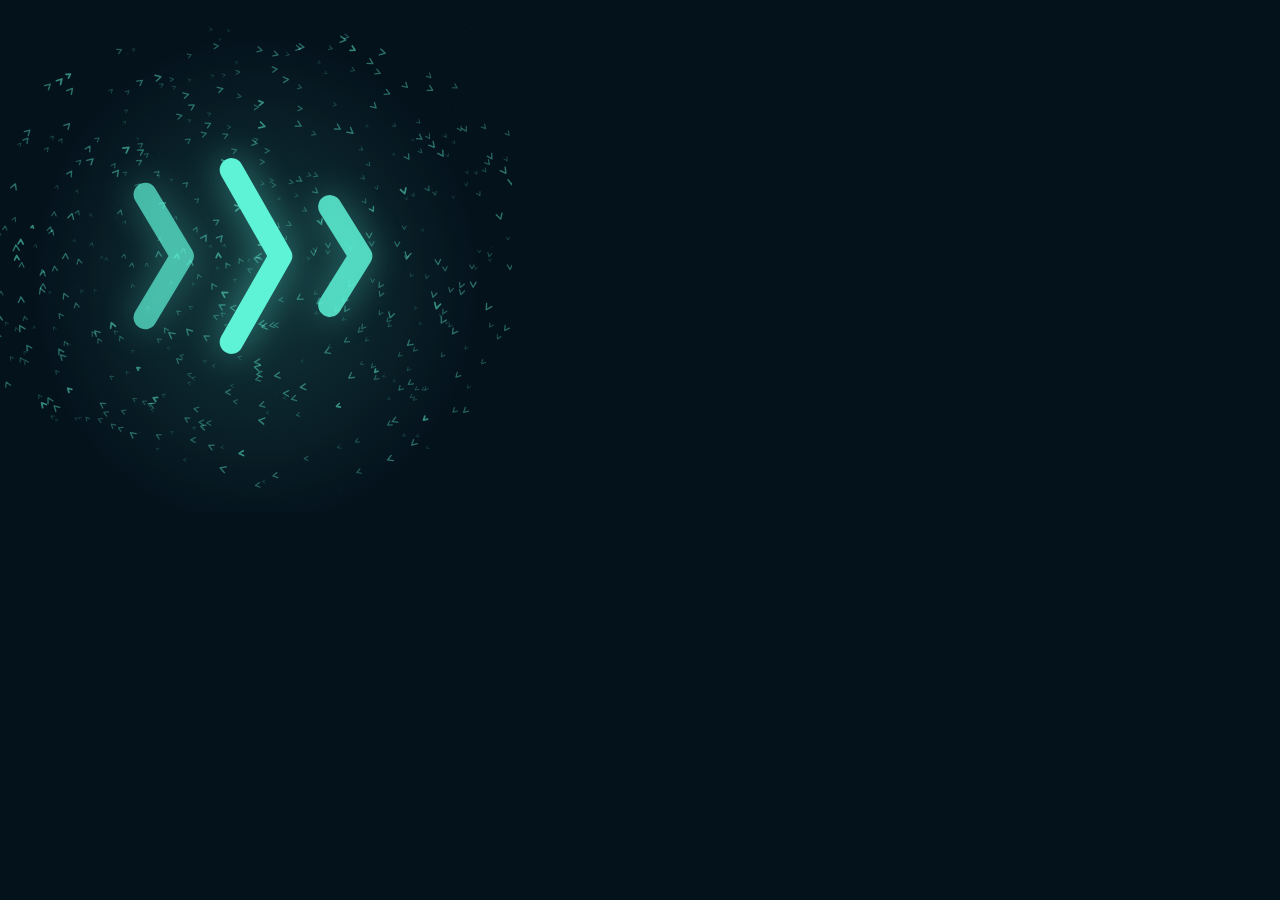
<file: tools/avatar-render.html>
<!DOCTYPE html>
<!-- Source for assets/org-avatar.png (512x512). Regenerate with tools/render-og.sh -->
<html lang="en">
<head>
<meta charset="utf-8">
<style>
  html, body { margin: 0; width: 512px; height: 512px; overflow: hidden; background: #04121C; }
  .a { position: relative; width: 512px; height: 512px; background: radial-gradient(ellipse at 50% 55%, rgba(94,242,214,.16), transparent 62%), #04121C; }
  canvas { position: absolute; inset: 0; width: 512px; height: 512px; opacity: .55; }
  svg { position: absolute; left: 96px; top: 106px; overflow: visible; filter: drop-shadow(0 0 18px rgba(94,242,214,.45)); }
</style>
</head>
<body><div class="a">
  <canvas id="f"></canvas>
  <svg width="320" height="300" viewBox="-1 0 26 24" fill="none" stroke="#5EF2D6" stroke-width="1.9" stroke-linecap="round" stroke-linejoin="round"><path d="M3 7l3 5-3 5" opacity=".7"/><path d="M10 5l4 7-4 7"/><path d="M18 8l2.5 4-2.5 4" opacity=".85"/></svg>
</div>
<script src="shoal-field.js"></script>
<script>
  shoalField(document.getElementById('f'), { w: 512, h: 512, seed: 3, scale: 1, snow: 60, schools: [
    { x: 256, y: 256, r: 230, n: 500, g: 0, cw: 1 } ] });
</script>
</body>
</html>
</file>
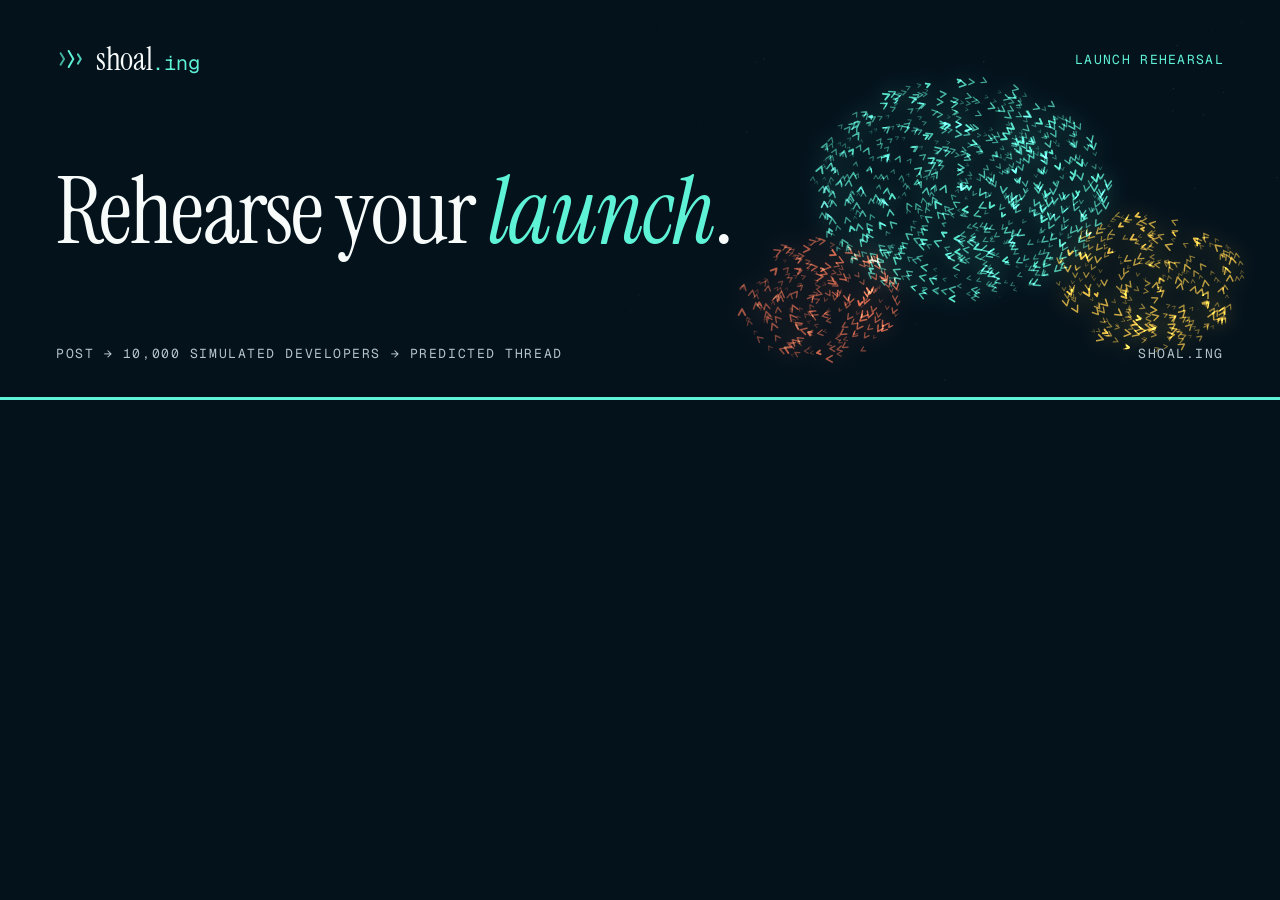
<file: tools/banner-render.html>
<!DOCTYPE html>
<!-- Source for assets/readme-banner.png (1280x400 @2x). Regenerate with tools/render-og.sh -->
<html lang="en">
<head>
<meta charset="utf-8">
<link rel="preconnect" href="https://fonts.googleapis.com">
<link rel="preconnect" href="https://fonts.gstatic.com" crossorigin>
<link href="https://fonts.googleapis.com/css2?family=Geist:wght@400;500&family=Geist+Mono:wght@400;500&family=Instrument+Serif:ital@0;1&display=swap" rel="stylesheet">
<style>
  * { box-sizing: border-box; }
  html, body { margin: 0; background: #04121C; width: 1280px; height: 400px; overflow: hidden; }
  .banner { position: relative; width: 1280px; height: 400px; overflow: hidden; color: #F7FBFA; font-family: "Geist", system-ui, sans-serif; -webkit-font-smoothing: antialiased; }
  canvas { position: absolute; inset: 0; width: 1280px; height: 400px; }
  .glow { filter: blur(10px); opacity: .5; }
  .fade { position: absolute; inset: 0; background: linear-gradient(90deg, #04121C 0%, #04121C 36%, rgba(4,18,28,0) 70%); }
  .content { position: absolute; inset: 0; padding: 38px 56px; display: grid; grid-template-rows: auto 1fr auto; }
  .top, .bottom { display: flex; justify-content: space-between; align-items: center; font: 400 13px "Geist Mono", monospace; letter-spacing: .12em; color: #B3C4CB; }
  .top .kick { color: #5EF2D6; letter-spacing: .1em; }
  .brand { display: flex; align-items: center; gap: 10px; }
  .brand svg { overflow: visible; }
  .word { font: 400 32px "Instrument Serif", serif; color: #F7FBFA; letter-spacing: -.01em; }
  .word span { font: 400 20px "Geist Mono", monospace; color: #5EF2D6; letter-spacing: 0; }
  h1 { margin: 0; align-self: center; font: 400 92px/.94 "Instrument Serif", serif; letter-spacing: -.02em; }
  h1 em { color: #5EF2D6; }
  .rule { position: absolute; left: 0; bottom: 0; height: 3px; width: 100%; background: #5EF2D6; }
</style>
</head>
<body>
<div class="banner">
  <canvas id="f"></canvas><canvas id="g" class="glow"></canvas>
  <div class="fade"></div>
  <div class="content">
    <div class="top"><span class="brand"><svg width="30" height="28" viewBox="-1 0 26 24" fill="none" stroke="#5EF2D6" stroke-width="1.7" stroke-linecap="round" stroke-linejoin="round"><path d="M3 7l3 5-3 5" opacity=".7"/><path d="M10 5l4 7-4 7"/><path d="M18 8l2.5 4-2.5 4" opacity=".85"/></svg><span class="word">shoal<span>.ing</span></span></span><span class="kick">LAUNCH REHEARSAL</span></div>
    <h1>Rehearse your <em>launch</em>.</h1>
    <div class="bottom"><span>POST → 10,000 SIMULATED DEVELOPERS → PREDICTED THREAD</span><span>SHOAL.ING</span></div>
  </div>
  <div class="rule"></div>
</div>
<script src="shoal-field.js"></script>
<script>
  shoalField(document.getElementById('f'), { w: 1280, h: 400, seed: 5, scale: 1.1, snow: 110, schools: [
    { x: 960, y: 190, r: 110, n: 750, g: 0, cw: 1 },
    { x: 1150, y: 280, r: 70, n: 280, g: 1, cw: 0 },
    { x: 820, y: 300, r: 60, n: 220, g: 2, cw: 1 } ] });
  var g = document.getElementById('g'); g.width = 1280; g.height = 400; g.getContext('2d').drawImage(document.getElementById('f'), 0, 0);
</script>
</body>
</html>
</file>
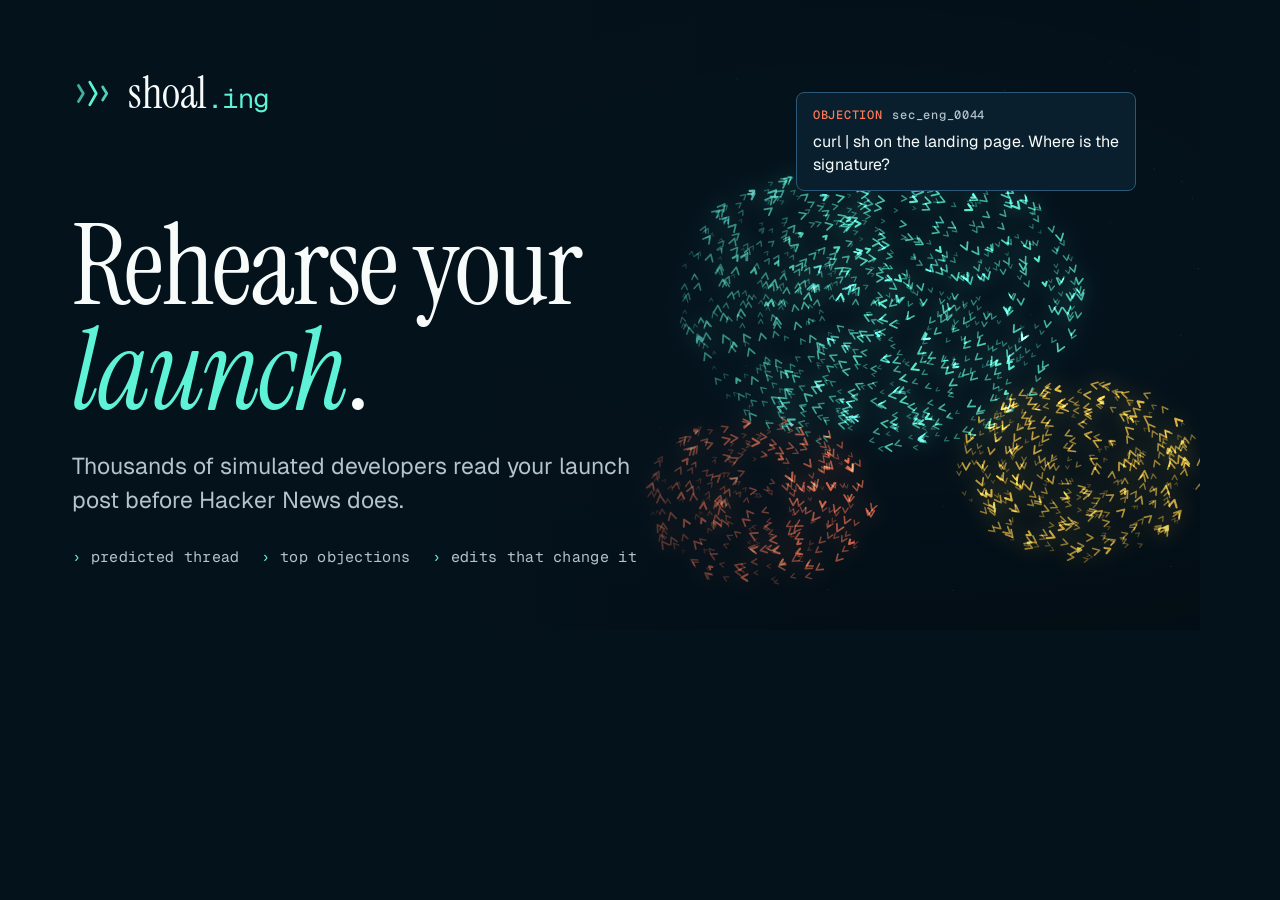
<file: tools/og-render.html>
<!DOCTYPE html>
<!-- Source for assets/og.png (1200x630). Regenerate with tools/render-og.sh -->
<html lang="en">
<head>
<meta charset="utf-8">
<link rel="preconnect" href="https://fonts.googleapis.com">
<link rel="preconnect" href="https://fonts.gstatic.com" crossorigin>
<link href="https://fonts.googleapis.com/css2?family=Geist:wght@400;500&family=Geist+Mono:wght@400;500&family=Instrument+Serif:ital@0;1&display=swap" rel="stylesheet">
<style>
  * { box-sizing: border-box; }
  html, body { margin: 0; background: #04121C; width: 1200px; height: 630px; overflow: hidden; }
  .card { position: relative; width: 1200px; height: 630px; overflow: hidden; color: #F7FBFA; font-family: "Geist", system-ui, sans-serif; -webkit-font-smoothing: antialiased; }
  canvas { position: absolute; inset: 0; width: 1200px; height: 630px; }
  .glow { filter: blur(10px); opacity: .5; }
  .fade { position: absolute; inset: 0; background: linear-gradient(90deg, #04121C 0%, #04121C 40%, rgba(4,18,28,0) 72%), radial-gradient(ellipse at 70% 40%, transparent 30%, rgba(0,0,0,.4) 100%); }
  .content { position: absolute; left: 72px; top: 64px; bottom: 64px; width: 640px; display: flex; flex-direction: column; }
  .brand { display: flex; align-items: center; gap: 14px; }
  .brand svg { overflow: visible; }
  .word { font: 400 44px "Instrument Serif", serif; letter-spacing: -.01em; }
  .word span { font: 400 27px "Geist Mono", monospace; color: #5EF2D6; }
  h1 { margin: auto 0 0; font: 400 112px/.94 "Instrument Serif", serif; letter-spacing: -.02em; }
  h1 em { color: #5EF2D6; }
  p { margin: 26px 0 0; font-size: 23px; line-height: 1.45; color: #B3C4CB; max-width: 600px; }
  .meta { margin-top: 30px; display: flex; gap: 22px; font: 400 15px "Geist Mono", monospace; color: #B3C4CB; letter-spacing: .02em; }
  .meta b { font-weight: 400; color: #5EF2D6; }
  .bubble { position: absolute; right: 64px; top: 92px; width: 340px; padding: 14px 16px; border: 1px solid #2A5878; border-radius: 8px; background: #0A1F2E; display: flex; flex-direction: column; gap: 7px; }
  .bubble div:first-child { display: flex; gap: 10px; font: 500 12px "Geist Mono", monospace; letter-spacing: .06em; }
  .bubble div:last-child { font-size: 16px; line-height: 1.45; }
</style>
</head>
<body>
<div class="card">
  <canvas id="f"></canvas><canvas id="g" class="glow"></canvas>
  <div class="fade"></div>
  <div class="bubble"><div><span style="color:#FF7A59">OBJECTION</span><span style="color:#B3C4CB">sec_eng_0044</span></div><div>curl | sh on the landing page. Where is the signature?</div></div>
  <div class="content">
    <div class="brand">
      <svg width="42" height="39" viewBox="-1 0 26 24" fill="none" stroke="#5EF2D6" stroke-width="1.7" stroke-linecap="round" stroke-linejoin="round"><path d="M3 7l3 5-3 5" opacity=".7"/><path d="M10 5l4 7-4 7"/><path d="M18 8l2.5 4-2.5 4" opacity=".85"/></svg>
      <span class="word">shoal<span>.ing</span></span>
    </div>
    <h1>Rehearse your <em>launch</em>.</h1>
    <p>Thousands of simulated developers read your launch post before Hacker News does.</p>
    <div class="meta"><span><b>›</b> predicted thread</span><span><b>›</b> top objections</span><span><b>›</b> edits that change it</span></div>
  </div>
</div>
<script src="shoal-field.js"></script>
<script>
  var o = { w: 1200, h: 630, seed: 11, scale: 1.25, snow: 140, schools: [
    { x: 880, y: 300, r: 150, n: 900, g: 0, cw: 1 },
    { x: 1080, y: 470, r: 90, n: 380, g: 1, cw: 0 },
    { x: 760, y: 500, r: 85, n: 300, g: 2, cw: 1 } ] };
  shoalField(document.getElementById('f'), o);
  var g = document.getElementById('g'); g.width = 1200; g.height = 630; g.getContext('2d').drawImage(document.getElementById('f'), 0, 0);
</script>
</body>
</html>
</file>
